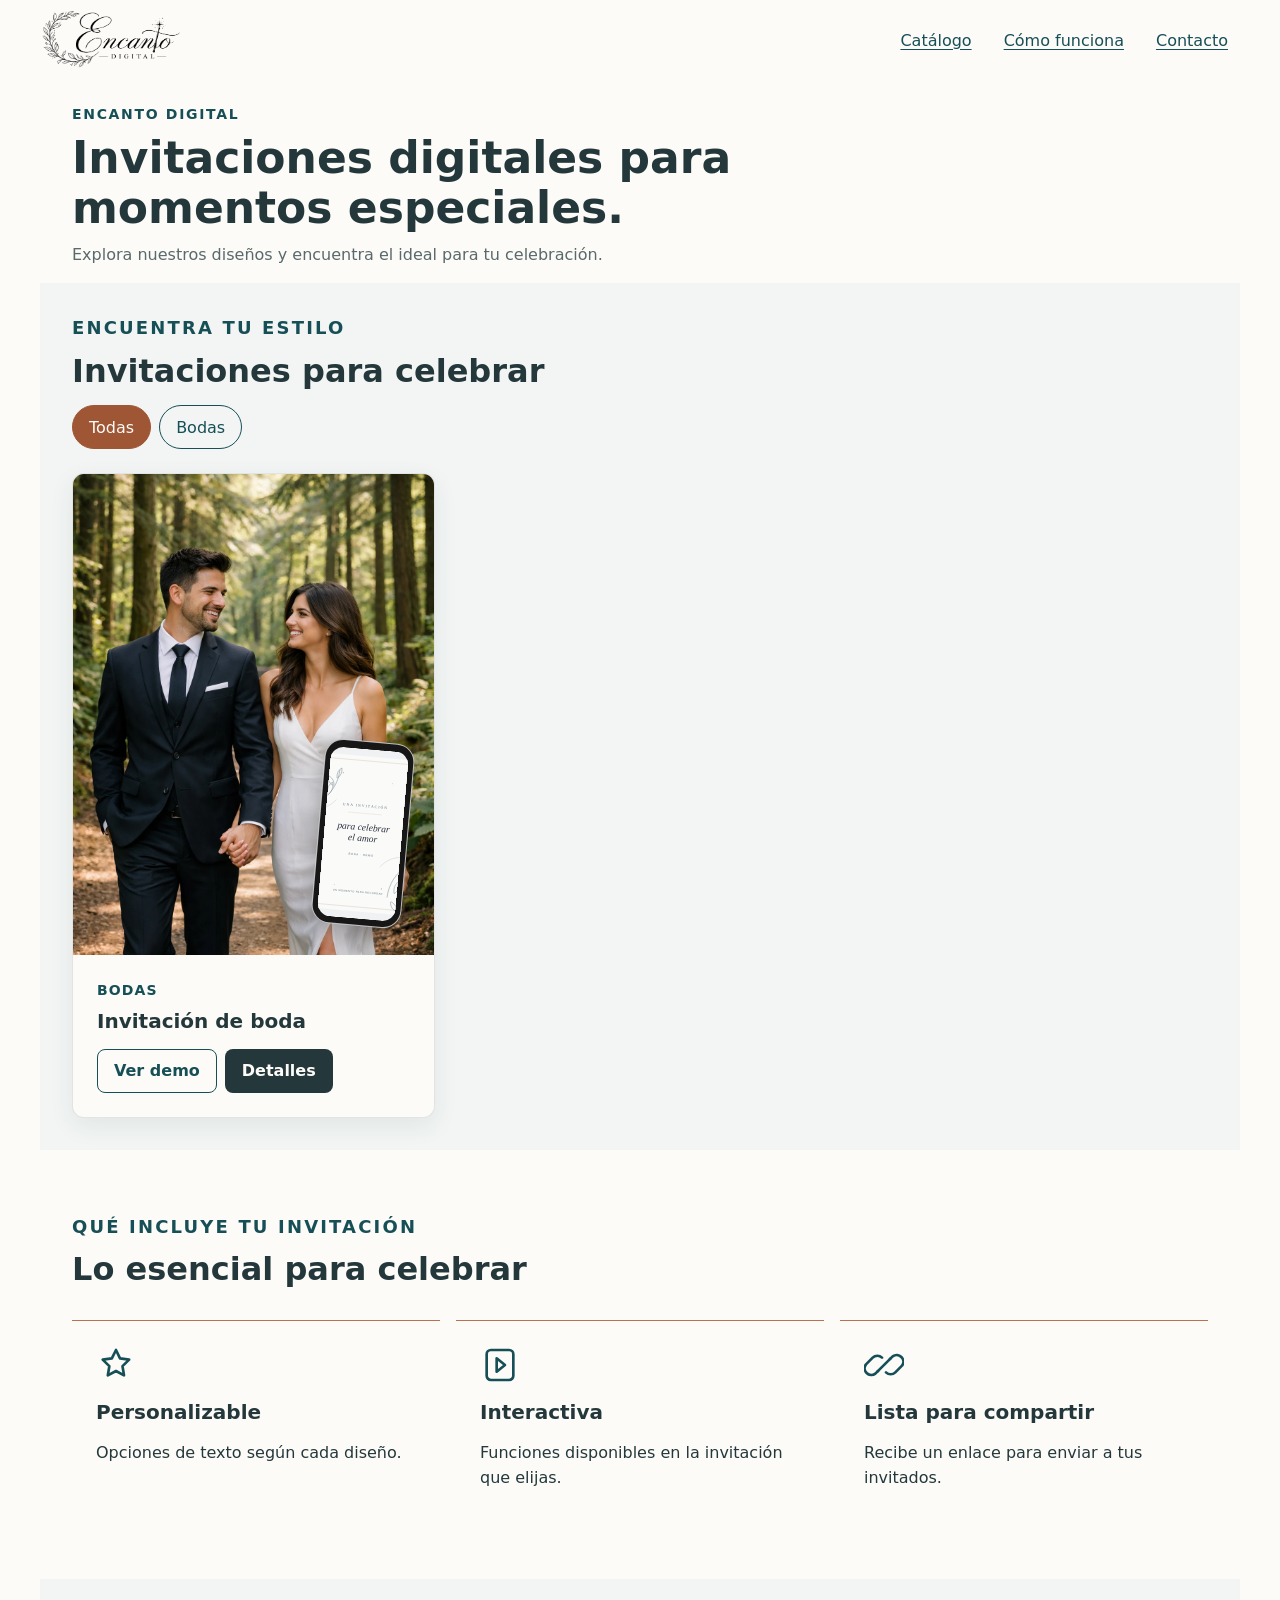
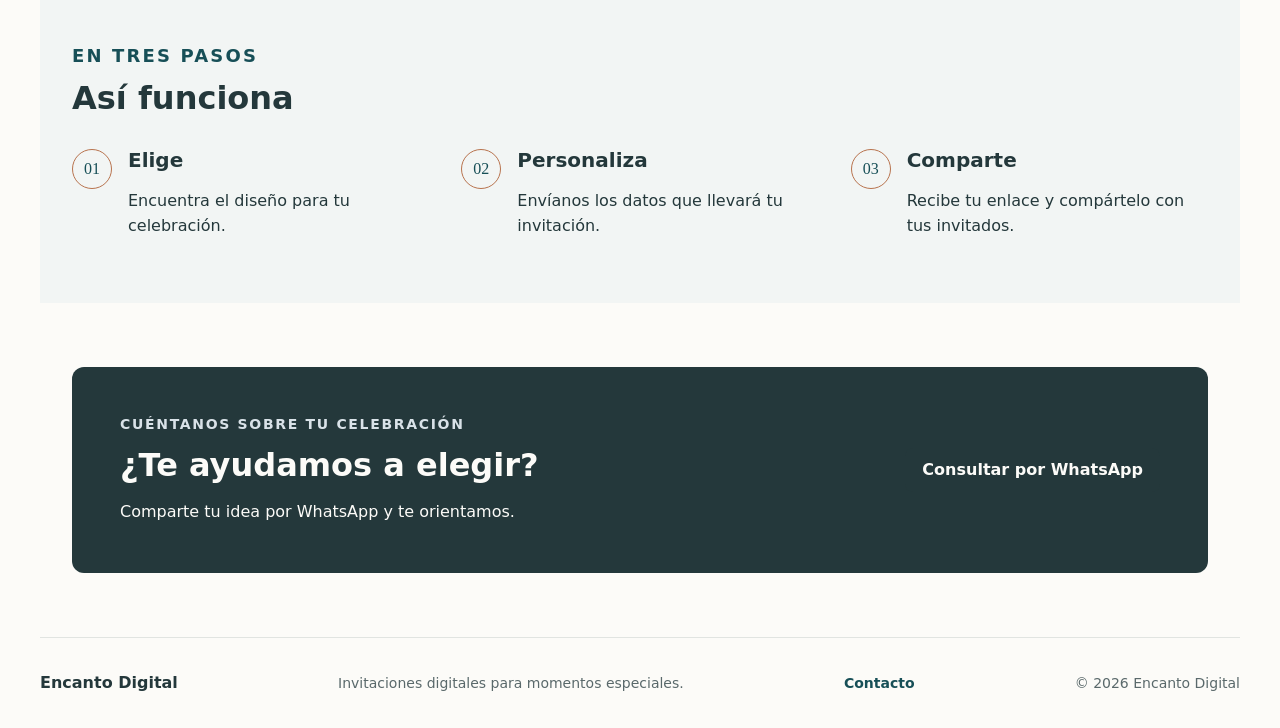
<file: index.html>
<!doctype html>
<html lang="es">
  <head>
    <meta charset="utf-8">
    <meta name="viewport" content="width=device-width, initial-scale=1">
    <meta name="description" content="Encanto Digital: invitaciones digitales para celebrar momentos especiales.">
    <meta name="theme-color" content="#FCFBF8">
    <link rel="icon" type="image/png" href="assets/logo/logoEncantoDigital.png">
    <meta property="og:type" content="website">
    <meta property="og:locale" content="es_EC">
    <meta property="og:title" content="Encanto Digital | Invitaciones digitales">
    <meta property="og:description" content="Invitaciones digitales para celebrar momentos especiales.">
    <meta name="robots" content="index,follow">
    <title>Encanto Digital | Invitaciones digitales</title>
    <link rel="stylesheet" href="css/variables.css">
    <link rel="stylesheet" href="css/styles.css">
    <link rel="stylesheet" href="css/responsive.css">
    <script src="js/catalogo.js" defer></script>
    <script src="js/app.js" defer></script>
  </head>
  <body>
    <a class="skip-link" href="#contenido">Saltar al contenido</a>
    <header class="site-header container">
      <a class="brand" href="./" aria-label="Encanto Digital, inicio">
        <img src="assets/logo/logoEncantoDigital.png" alt="Encanto Digital" width="1672" height="941">
      </a>
      <button class="menu-toggle" type="button" aria-expanded="false" aria-controls="site-navigation" hidden>
        <span class="menu-toggle__label">Menú</span>
        <span class="menu-toggle__icon" aria-hidden="true"></span>
      </button>
      <nav id="site-navigation" class="site-navigation" aria-label="Navegación principal">
        <a href="#catalogo">Catálogo</a>
        <a href="#como-funciona">Cómo funciona</a>
        <a href="#contacto">Contacto</a>
      </nav>
    </header>

    <main id="contenido">
      <section class="hero container" aria-labelledby="titulo-principal">
        <div class="hero__copy">
          <p class="eyebrow">ENCANTO DIGITAL</p>
          <h1 id="titulo-principal">Invitaciones digitales para momentos especiales.</h1>
          <p class="hero__description">Explora nuestros dise&#241;os y encuentra el ideal para tu celebraci&#243;n.</p>
        </div>
      </section>

      <section id="catalogo" class="section section--surface" aria-labelledby="titulo-catalogo">
        <div class="container">
          <div class="section-heading">
            <p class="eyebrow">ENCUENTRA TU ESTILO</p>
            <h2 id="titulo-catalogo">Invitaciones para celebrar</h2>
          </div>
          <div id="catalog-filters" class="catalog-filters" aria-label="Filtrar por categoría"></div>
          <div id="catalog-grid" class="card-grid" aria-live="polite" aria-busy="true">
            <article class="card card--skeleton" aria-hidden="true">
              <div class="card__media"></div>
              <div class="card__content">
                <span class="card-skeleton__category"></span>
                <span class="card-skeleton__title"></span>
                <div class="card__actions">
                  <span class="card-skeleton__action"></span>
                  <span class="card-skeleton__action"></span>
                </div>
              </div>
            </article>
          </div>
          <p id="catalog-empty" class="empty-state" role="status" hidden></p>
        </div>
      </section>

      <section id="beneficios" class="section container" aria-labelledby="titulo-beneficios">
        <div class="section-heading">
          <p class="eyebrow">QU&Eacute; INCLUYE TU INVITACI&Oacute;N</p>
          <h2 id="titulo-beneficios">Lo esencial para celebrar</h2>
        </div>
        <div class="benefit-grid">
          <article class="benefit-card">
            <span class="benefit-card__icon" aria-hidden="true">
              <svg viewBox="0 0 24 24" focusable="false"><path d="M12 3 14.4 8l5.5.8-4 3.9.9 5.5-4.8-2.6-4.9 2.6.9-5.5-4-3.9 5.5-.8L12 3Z"/></svg>
            </span>
            <h3>Personalizable</h3>
            <p>Opciones de texto seg&uacute;n cada dise&ntilde;o.</p>
          </article>
          <article class="benefit-card">
            <span class="benefit-card__icon" aria-hidden="true">
              <svg viewBox="0 0 24 24" focusable="false"><path d="M4 5.5A2.5 2.5 0 0 1 6.5 3h11A2.5 2.5 0 0 1 20 5.5v13a2.5 2.5 0 0 1-2.5 2.5h-11A2.5 2.5 0 0 1 4 18.5v-13Z"/><path d="m10 8 5 4-5 4V8Z"/></svg>
            </span>
            <h3>Interactiva</h3>
            <p>Funciones disponibles en la invitaci&oacute;n que elijas.</p>
          </article>
          <article class="benefit-card">
            <span class="benefit-card__icon" aria-hidden="true">
              <svg viewBox="0 0 24 24" focusable="false"><path d="M8.5 15.5 6.8 17.2a4 4 0 0 1-5.6-5.6l4-4a4 4 0 0 1 5.6 0"/><path d="m15.5 8.5 1.7-1.7a4 4 0 0 1 5.6 5.6l-4 4a4 4 0 0 1-5.6 0"/><path d="m8 16 8-8"/></svg>
            </span>
            <h3>Lista para compartir</h3>
            <p>Recibe un enlace para enviar a tus invitados.</p>
          </article>
        </div>
      </section>

      <section id="como-funciona" class="section section--surface" aria-labelledby="titulo-proceso">
        <div class="container">
          <div class="section-heading">
            <p class="eyebrow">EN TRES PASOS</p>
            <h2 id="titulo-proceso">As&#x00ed; funciona</h2>
          </div>
          <ol class="steps-list">
            <li><span class="step-number">01</span><div><h3>Elige</h3><p>Encuentra el dise&ntilde;o para tu celebraci&oacute;n.</p></div></li>
            <li><span class="step-number">02</span><div><h3>Personaliza</h3><p>Env&iacute;anos los datos que llevar&aacute; tu invitaci&oacute;n.</p></div></li>
            <li><span class="step-number">03</span><div><h3>Comparte</h3><p>Recibe tu enlace y comp&aacute;rtelo con tus invitados.</p></div></li>
          </ol>
        </div>
      </section>

      <section id="contacto" class="contact-section container" aria-labelledby="titulo-contacto">
        <div class="contact-panel">
          <div>
            <p class="eyebrow">CU&Eacute;NTANOS SOBRE TU CELEBRACI&Oacute;N</p>
            <h2 id="titulo-contacto">&iquest;Te ayudamos a elegir?</h2>
            <p>Comparte tu idea por WhatsApp y te orientamos.</p>
          </div>
          <button id="contact-button" class="button button--light" type="button" disabled>
            Consultar por WhatsApp
          </button>
        </div>
      </section>
    </main>

    <a id="whatsapp-float" class="whatsapp-float" href="#" target="_blank" rel="noopener noreferrer" aria-label="Consultar por WhatsApp" hidden>
      <svg viewBox="0 0 32 32" focusable="false" aria-hidden="true"><path d="M16 4a11.5 11.5 0 0 0-9.9 17.4L4.5 27l5.8-1.5A11.5 11.5 0 1 0 16 4Z"/><path d="M11.2 9.8c-.3-.5-.6-.5-.9-.5h-.8c-.3 0-.7.1-1 .5-.4.4-1.3 1.3-1.3 3.1s1.3 3.6 1.5 3.8c.2.3 2.5 4.1 6.2 5.6 3.1 1.2 3.7 1 4.4.9.7-.1 2.2-.9 2.5-1.8.3-.9.3-1.6.2-1.8-.1-.2-.4-.3-.8-.5l-2.4-1.2c-.3-.1-.6-.2-.8.2-.2.3-.9 1.2-1.1 1.4-.2.2-.4.3-.8.1-.4-.2-1.6-.6-3-1.9-1.1-1-1.9-2.2-2.1-2.6-.2-.4 0-.6.2-.8l.6-.7c.2-.2.3-.4.4-.6.1-.2 0-.5 0-.7l-1-2.4Z"/></svg>
    </a>

    <footer class="site-footer container">
      <a class="footer-brand" href="./">Encanto Digital</a>
      <p>Invitaciones digitales para momentos especiales.</p>
      <a class="footer-contact" href="#contacto">Contacto</a>
      <small>© <span id="current-year"></span> Encanto Digital</small>
    </footer>
  </body>
</html>
</file>
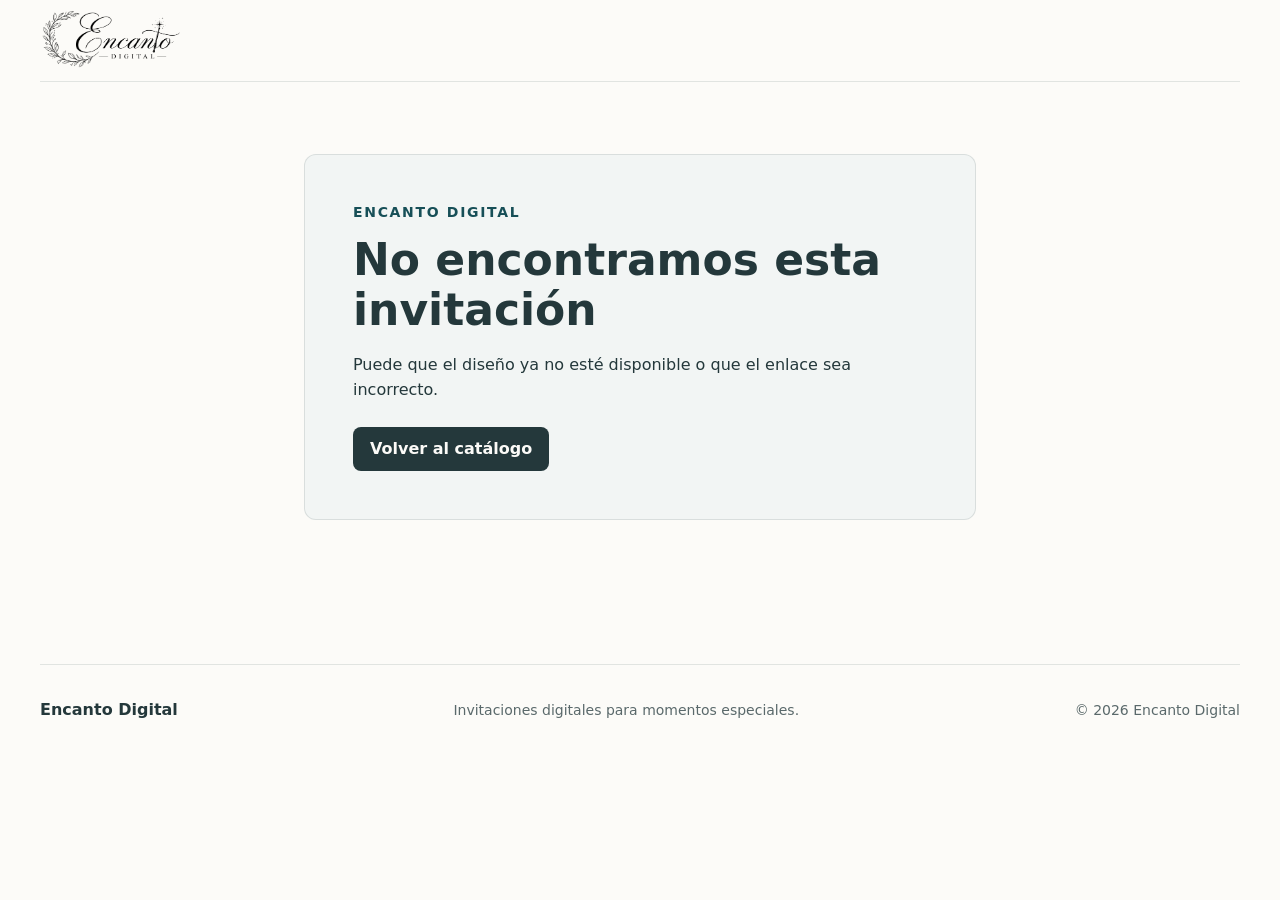
<file: invitacion/index.html>
<!doctype html>
<html lang="es">
  <head>
    <meta charset="utf-8">
    <meta name="viewport" content="width=device-width, initial-scale=1">
    <meta name="description" content="Conoce los detalles, opciones y condiciones de esta invitaci&#x00f3;n digital de Encanto Digital.">
    <meta name="theme-color" content="#FCFBF8">
    <link rel="icon" type="image/png" href="../assets/logo/logoEncantoDigital.png">
    <meta name="robots" content="index,follow">
    <title>Detalles de la invitaci&#x00f3;n | Encanto Digital</title>
    <link rel="stylesheet" href="../css/variables.css">
    <link rel="stylesheet" href="../css/styles.css">
    <link rel="stylesheet" href="../css/details.css">
    <link rel="stylesheet" href="../css/responsive.css">
    <script src="../js/catalogo.js" defer></script>
    <script src="details.js" defer></script>
  </head>
  <body>
    <a class="skip-link" href="#contenido">Saltar al contenido</a>
    <header class="site-header detail-header container">
      <a class="brand" href="../" aria-label="Encanto Digital, inicio">
        <img src="../assets/logo/logoEncantoDigital.png" alt="Encanto Digital" width="1672" height="941">
      </a>
    </header>

    <main id="contenido" class="detail-page container" aria-busy="true">
      <p id="detail-status" class="detail-status" role="status">Cargando invitaci&#x00f3;n...</p>

      <section id="detail-error" class="detail-error" aria-labelledby="detail-error-title" hidden>
        <p class="eyebrow">ENCANTO DIGITAL</p>
        <h1 id="detail-error-title">No encontramos esta invitaci&#x00f3;n</h1>
        <p>Puede que el dise&#x00f1;o ya no est&#x00e9; disponible o que el enlace sea incorrecto.</p>
        <a class="button" href="../#catalogo">Volver al cat&#x00e1;logo</a>
      </section>

      <article id="invitation-detail" class="invitation-detail" hidden>
        <a class="detail-back" href="../#catalogo"><span aria-hidden="true">&#8592;</span> Volver al cat&#x00e1;logo</a>

        <section class="detail-hero" aria-labelledby="detail-title">
          <div id="detail-visual" class="detail-visual"></div>
          <div class="detail-hero__content">
            <p id="detail-category" class="eyebrow"></p>
            <h1 id="detail-title"></h1>
            <p id="detail-description" class="detail-description"></p>
            <div id="detail-demo-action" class="detail-demo-action"></div>
          </div>
        </section>

        <section id="detail-personalization" class="detail-section" aria-labelledby="personalization-title" hidden>
          <p class="eyebrow">A TU ESTILO</p>
          <h2 id="personalization-title">Personal&#x00ed;zala</h2>
          <ul id="personalization-options" class="detail-chips"></ul>
        </section>

        <section id="detail-features" class="detail-section" aria-labelledby="features-title" hidden>
          <p class="eyebrow">FUNCIONES DEL DISE&#x00d1;O</p>
          <h2 id="features-title">Una invitaci&#x00f3;n interactiva</h2>
          <ul id="feature-list" class="detail-feature-list"></ul>
        </section>

        <section class="detail-section detail-information" aria-labelledby="information-title">
          <p class="eyebrow">INFORMACI&#x00d3;N CLARA</p>
          <h2 id="information-title">Todo lo que necesitas saber</h2>
          <div id="detail-accordions" class="detail-accordions"></div>
        </section>

        <section class="detail-contact" aria-labelledby="detail-contact-title">
          <div>
            <p class="eyebrow">TU CELEBRACI&#x00d3;N EMPIEZA AQU&#x00cd;</p>
            <h2 id="detail-contact-title">&#x00bf;Te gusta este dise&#x00f1;o?</h2>
            <p>Escr&#x00ed;benos y cu&#x00e9;ntanos qu&#x00e9; necesitas para tu evento.</p>
          </div>
          <div id="detail-contact-action"></div>
        </section>
      </article>
    </main>

    <footer class="site-footer container detail-footer">
      <a class="footer-brand" href="../">Encanto Digital</a>
      <p>Invitaciones digitales para momentos especiales.</p>
      <small>&copy; <span id="current-year"></span> Encanto Digital</small>
    </footer>
  </body>
</html>
</file>
<file: css/variables.css>
:root {
  color-scheme: light;
  --color-background: #FCFBF8;
  --color-surface: #F2F5F4;
  --color-text: #24383B;
  --color-muted: #5A696B;
  --color-accent: #174F57;
  --color-detail: #B8734E;
  --color-detail-strong: #9F5634;
  --color-detail-soft: #E5C9BA;
  --color-border: rgb(36 56 59 / 12%);
  --color-accent-hover: #103D44;

  --font-body: system-ui, -apple-system, BlinkMacSystemFont, "Segoe UI", sans-serif;
  --font-size-small: 0.875rem;
  --font-size-body: 1rem;
  --font-size-lead: 1.125rem;
  --font-size-h3: 1.25rem;
  --font-size-h2: clamp(1.5rem, 1.2rem + 1vw, 2rem);
  --font-size-h1: clamp(1.85rem, 1.45rem + 2vw, 2.75rem);
  --line-height-body: 1.6;
  --line-height-heading: 1.15;

  --space-1: 0.25rem;
  --space-2: 0.5rem;
  --space-3: 0.75rem;
  --space-4: 1rem;
  --space-6: 1.5rem;
  --space-8: 2rem;
  --space-12: 3rem;
  --space-16: 4rem;

  --content-width: 75rem;
  --content-gutter: 1.25rem;
  --radius-control: 0.5rem;
  --radius-card: 0.75rem;
  --border-subtle: 1px solid var(--color-border);
  --shadow-card: 0 0.5rem 1.5rem rgb(36 56 59 / 8%);
  --shadow-card-hover: 0 0.8rem 2rem rgb(36 56 59 / 12%);
  --transition-fast: 160ms ease;
  --focus-ring: 0 0 0 3px var(--color-background), 0 0 0 5px var(--color-accent);
}
</file>
<file: css/styles.css>
* {
  box-sizing: border-box;
}

[hidden] {
  display: none !important;
}

html {
  scroll-behavior: smooth;
}

body {
  margin: 0;
  background: var(--color-background);
  color: var(--color-text);
  font-family: var(--font-body);
  font-size: var(--font-size-body);
  line-height: var(--line-height-body);
}

img {
  max-width: 100%;
}

h1,
h2,
h3 {
  margin: 0 0 var(--space-4);
  font-weight: 650;
  line-height: var(--line-height-heading);
}

h1 {
  font-size: var(--font-size-h1);
}

h2 {
  font-size: var(--font-size-h2);
}

h3 {
  font-size: var(--font-size-h3);
}

p {
  margin: 0 0 var(--space-4);
}

a {
  color: var(--color-accent);
  text-underline-offset: 0.18em;
}

.skip-link {
  position: absolute;
  top: 0.5rem;
  left: 0.5rem;
  z-index: 1;
  padding: var(--space-2) var(--space-3);
  transform: translateY(-160%);
  background: var(--color-text);
  color: var(--color-background);
}

.skip-link:focus {
  transform: translateY(0);
  box-shadow: var(--focus-ring);
}

.site-header,
.site-footer,
main,
.container {
  width: min(var(--content-width), calc(100% - var(--content-gutter) - var(--content-gutter)));
  margin-inline: auto;
}

.site-header {
  position: relative;
  display: flex;
  min-height: 4.5rem;
  align-items: center;
  justify-content: space-between;
  gap: var(--space-4);
}

.brand {
  display: inline-block;
  flex: 0 1 9rem;
  color: inherit;
  text-decoration: none;
}

.brand img {
  display: block;
  width: 100%;
  height: auto;
}

.site-header nav a {
  display: inline-block;
  padding: var(--space-2) var(--space-3);
}

.site-navigation {
  display: flex;
  align-items: center;
  gap: var(--space-2);
}

.menu-toggle {
  display: inline-flex;
  align-items: center;
  gap: var(--space-2);
}

.menu-toggle__icon,
.menu-toggle__icon::before,
.menu-toggle__icon::after {
  width: 1.15rem;
  height: 2px;
  border-radius: 2px;
  background: currentColor;
}

.menu-toggle__icon {
  position: relative;
}

.menu-toggle__icon::before,
.menu-toggle__icon::after {
  position: absolute;
  left: 0;
  content: "";
}

.menu-toggle__icon::before {
  top: -0.35rem;
}

.menu-toggle__icon::after {
  top: 0.35rem;
}

.menu-toggle[aria-expanded="true"] .menu-toggle__icon {
  background: transparent;
}

.menu-toggle[aria-expanded="true"] .menu-toggle__icon::before {
  top: 0;
  transform: rotate(45deg);
}

.menu-toggle[aria-expanded="true"] .menu-toggle__icon::after {
  top: 0;
  transform: rotate(-45deg);
}

.hero {
  display: block;
  min-height: 0;
  padding-block: var(--space-6) var(--space-4);
}

.hero__copy {
  max-width: 48rem;
}

.hero h1 {
  max-width: 24ch;
  margin-bottom: var(--space-2);
}

.hero .eyebrow {
  margin-bottom: var(--space-2);
}

.eyebrow {
  margin-bottom: var(--space-3);
  color: var(--color-accent);
  font-size: var(--font-size-small);
  font-weight: 700;
  letter-spacing: 0.12em;
  line-height: 1.4;
}

.hero__description {
  max-width: 44rem;
  margin-bottom: 0;
  color: var(--color-muted);
  font-size: var(--font-size-body);
}

#catalogo {
  padding-block: var(--space-8);
}

#catalogo .section-heading {
  margin-bottom: var(--space-4);
}

#catalogo .section-heading h2 {
  margin-bottom: 0;
}

.section {
  padding-block: var(--space-16);
}

.section--surface {
  background: var(--color-surface);
}

.section--surface > .container,
.contact-section {
  width: 100%;
  max-width: none;
  padding-inline: max(var(--content-gutter), calc((100% - var(--content-width)) / 2));
}

.section-heading {
  max-width: 44rem;
  margin-bottom: var(--space-8);
}

.section-heading h2,
.contact-panel h2 {
  max-width: 22ch;
}

.section-heading > p:last-child {
  max-width: 42rem;
  margin-bottom: 0;
  font-size: var(--font-size-lead);
}

.catalog-filters {
  display: flex;
  flex-wrap: wrap;
  gap: var(--space-2);
  margin-bottom: var(--space-6);
}

.catalog-filters:empty {
  min-height: 2.75rem;
}

.filter-button {
  min-height: 2.75rem;
  padding: var(--space-2) var(--space-4);
  border: 1px solid var(--color-accent);
  border-radius: 999px;
  background: transparent;
  color: var(--color-accent);
  font: inherit;
  cursor: pointer;
}

.filter-button[aria-pressed="true"] {
  border-color: var(--color-detail-strong);
  background: var(--color-detail-strong);
  color: var(--color-background);
}

.empty-state {
  max-width: 44rem;
  margin: 0;
  padding: var(--space-8);
  border: var(--border-subtle);
  border-radius: var(--radius-card);
  background: var(--color-background);
  color: var(--color-text);
}

.benefit-grid {
  display: grid;
  grid-template-columns: repeat(4, minmax(0, 1fr));
  gap: var(--space-4);
}

.benefit-card {
  padding: var(--space-6);
  border-top: 1px solid var(--color-detail);
}

.benefit-card__icon {
  display: grid;
  width: 2.5rem;
  aspect-ratio: 1;
  place-items: center;
  margin-bottom: var(--space-4);
  color: var(--color-accent);
}

.benefit-card__icon svg {
  width: 100%;
  height: 100%;
  fill: none;
  stroke: currentColor;
  stroke-linecap: round;
  stroke-linejoin: round;
  stroke-width: 1.6;
}

.benefit-card p,
.steps-list p {
  margin-bottom: 0;
}

.steps-list {
  display: grid;
  grid-template-columns: repeat(3, minmax(0, 1fr));
  gap: var(--space-8);
  margin: 0;
  padding: 0;
  list-style: none;
}

.steps-list li {
  display: flex;
  align-items: flex-start;
  gap: var(--space-4);
}

.step-number {
  display: grid;
  width: 2.5rem;
  flex: 0 0 2.5rem;
  aspect-ratio: 1;
  place-items: center;
  border: 1px solid var(--color-detail);
  border-radius: 50%;
  color: var(--color-accent);
  font-family: Georgia, serif;
}

.contact-section {
  padding-block: var(--space-16);
}

.contact-panel {
  display: flex;
  align-items: center;
  justify-content: space-between;
  gap: var(--space-8);
  max-width: var(--content-width);
  margin-inline: auto;
  padding: clamp(var(--space-6), 6vw, var(--space-12));
  border-radius: var(--radius-card);
  background: var(--color-text);
  color: var(--color-background);
}

.contact-panel .eyebrow {
  color: #D9E2E8;
}

.contact-panel h2 {
  font-size: var(--font-size-h2);
}

.contact-panel p:last-child {
  max-width: 38rem;
  margin-bottom: 0;
}

.button--light {
  flex: 0 0 auto;
  background: var(--color-background);
  color: var(--color-text);
}

.button--light:hover {
  background: var(--color-surface);
  color: var(--color-text);
}

.button:disabled,
button:disabled {
  cursor: not-allowed;
  opacity: 0.78;
}

.button--light:disabled {
  background: var(--color-background);
  color: var(--color-text);
  opacity: 1;
}

.card__actions {
  display: flex;
  flex-wrap: wrap;
  align-items: center;
  gap: var(--space-2);
  margin-top: var(--space-4);
}

.button--card {
  min-height: 2.75rem;
  font-size: var(--font-size-small);
}

.button--unavailable {
  cursor: not-allowed;
  opacity: 0.7;
  text-decoration: none;
}

.site-footer {
  display: flex;
  flex-wrap: wrap;
  align-items: center;
  justify-content: space-between;
  gap: var(--space-2) var(--space-6);
  padding-block: var(--space-8);
  border-top: var(--border-subtle);
}

.footer-brand {
  color: var(--color-text);
  font-weight: 700;
  text-decoration: none;
}

.site-footer p {
  margin: 0;
  color: var(--color-muted);
  font-size: var(--font-size-small);
}

.site-footer small {
  color: var(--color-muted);
  font-size: var(--font-size-small);
}

.footer-contact {
  color: var(--color-accent);
  font-size: var(--font-size-small);
  font-weight: 650;
  text-decoration: none;
}

.whatsapp-float {
  position: fixed;
  z-index: 5;
  right: var(--space-4);
  bottom: max(var(--space-4), env(safe-area-inset-bottom));
  display: grid;
  width: 3.5rem;
  aspect-ratio: 1;
  place-items: center;
  border-radius: 50%;
  background: var(--color-accent);
  color: var(--color-background);
  box-shadow: var(--shadow-card-hover);
  text-decoration: none;
  transition: background-color var(--transition-fast), transform var(--transition-fast);
}

.whatsapp-float svg {
  width: 1.65rem;
  height: 1.65rem;
  fill: none;
  stroke: currentColor;
  stroke-linecap: round;
  stroke-linejoin: round;
  stroke-width: 1.5;
}

.whatsapp-float:hover {
  transform: translateY(-0.15rem);
  background: var(--color-accent-hover);
}

.whatsapp-float:focus-visible {
  box-shadow: var(--focus-ring), var(--shadow-card-hover);
}

main > section {
  padding-block: var(--space-12);
}

.intro {
  max-width: 42rem;
}

.intro > p,
.section-heading > p {
  font-size: var(--font-size-lead);
}

.button,
button {
  display: inline-block;
  min-height: 2.75rem;
  padding: var(--space-2) var(--space-4);
  border: 1px solid transparent;
  border-radius: var(--radius-control);
  background: var(--color-text);
  color: var(--color-background);
  font: inherit;
  font-weight: 600;
  text-decoration: none;
  cursor: pointer;
  transition: background-color var(--transition-fast), color var(--transition-fast), border-color var(--transition-fast);
}

.button:hover,
button:hover {
  background: var(--color-accent-hover);
}

.button--secondary {
  border-color: var(--color-accent);
  background: transparent;
  color: var(--color-accent);
}

.button--secondary:hover {
  background: var(--color-accent);
  color: var(--color-background);
}

:where(a, button, input, select, textarea, [tabindex]):focus-visible {
  outline: none;
  box-shadow: var(--focus-ring);
}

.card-grid {
  display: grid;
  grid-template-columns: minmax(0, 1fr);
  gap: var(--space-6);
}

.card {
  overflow: hidden;
  border: var(--border-subtle);
  border-radius: var(--radius-card);
  background: var(--color-background);
  box-shadow: var(--shadow-card);
  transition: box-shadow var(--transition-fast), transform var(--transition-fast);
}

.card__media {
  position: relative;
  overflow: hidden;
  aspect-ratio: 3 / 4;
  background: var(--color-surface);
}

.card__media picture {
  display: block;
  width: 100%;
  height: 100%;
}

.card__image {
  display: block;
  width: 100%;
  height: 100%;
  object-fit: cover;
  transition: transform var(--transition-fast);
}

.card__image.is-unavailable {
  display: none;
}

.card__phone {
  position: absolute;
  right: 7%;
  bottom: 6%;
  width: 25%;
  aspect-ratio: 9 / 18.5;
  padding: 0.42rem 0.3rem;
  overflow: hidden;
  border: 1px solid rgb(255 255 255 / 72%);
  border-radius: 1.15rem;
  background: #171717;
  box-shadow: 0 0.7rem 1.8rem rgb(20 18 16 / 38%);
  transform: rotate(5deg);
}

.card__phone::before {
  position: absolute;
  z-index: 1;
  top: 0.24rem;
  left: 50%;
  width: 28%;
  height: 0.22rem;
  border-radius: 999px;
  background: #171717;
  content: "";
  transform: translateX(-50%);
}

.card__phone-screen {
  display: block;
  width: 100%;
  height: 100%;
  border-radius: 0.82rem;
  object-fit: cover;
}

.card__content {
  padding: var(--space-6);
}

.card--skeleton {
  pointer-events: none;
}

.card-skeleton__category,
.card-skeleton__title,
.card-skeleton__action {
  display: block;
  border-radius: var(--radius-control);
  background: var(--color-surface);
}

.card-skeleton__category {
  width: 4rem;
  height: 1.4rem;
  margin-bottom: var(--space-2);
}

.card-skeleton__title {
  width: min(75%, 13rem);
  height: 1.45rem;
}

.card-skeleton__action {
  width: 5.5rem;
  height: 2.75rem;
}

.card-skeleton__action:last-child {
  width: 5rem;
}

.card__meta {
  margin-bottom: var(--space-2);
  color: var(--color-accent);
  font-size: var(--font-size-small);
  font-weight: 700;
  letter-spacing: 0.08em;
  text-transform: uppercase;
}

.invitation-card h3 {
  margin-bottom: 0;
}

@media (hover: hover) and (pointer: fine) {
  .card:hover {
    transform: translateY(-0.2rem);
    box-shadow: var(--shadow-card-hover);
  }

  .card:hover .card__image:not(.is-unavailable) {
    transform: scale(1.025);
  }
}
</file>
<file: css/responsive.css>
.benefit-grid,
.steps-list {
  grid-template-columns: minmax(0, 1fr);
}

.contact-panel {
  align-items: flex-start;
  flex-direction: column;
}

@media (max-width: 40rem) {
  .whatsapp-float {
    right: var(--space-3);
    bottom: calc(var(--space-4) + env(safe-area-inset-bottom, 0px));
    width: 3rem;
  }

  .detail-page {
    padding-block: var(--space-4) var(--space-12);
  }

  .detail-hero {
    grid-template-columns: minmax(0, 1fr);
    gap: var(--space-6);
    padding-bottom: var(--space-8);
  }

  .detail-hero__content h1 {
    font-size: clamp(1.8rem, 1.4rem + 3vw, 2.5rem);
  }

  .detail-chips,
  .detail-feature-list {
    grid-template-columns: minmax(0, 1fr);
  }

  .detail-section {
    padding-block: var(--space-6);
  }

  .detail-contact {
    align-items: stretch;
    flex-direction: column;
    gap: var(--space-4);
    margin-top: var(--space-6);
  }

  .detail-contact__button {
    width: 100%;
    text-align: center;
  }

  .catalog-filters {
    flex-wrap: nowrap;
    overflow-x: auto;
    margin-inline: calc(var(--content-gutter) * -1);
    padding: 0 var(--content-gutter) var(--space-2);
    scrollbar-width: thin;
  }

  .site-navigation {
    position: absolute;
    z-index: 2;
    top: calc(100% - var(--space-2));
    right: 0;
    left: 0;
    display: flex;
    align-items: stretch;
    flex-direction: column;
    gap: 0;
    padding: var(--space-2);
    border: var(--border-subtle);
    border-radius: var(--radius-control);
    background: var(--color-background);
    box-shadow: var(--shadow-card);
  }

  .card-grid {
    gap: var(--space-3);
  }

  .card__content {
    padding: var(--space-3);
  }

  .card__actions {
    gap: var(--space-1);
  }

  .button--card {
    min-height: 2.75rem;
    padding-inline: var(--space-2);
    font-size: 0.75rem;
  }

  .site-navigation a {
    padding: var(--space-3);
  }

  .site-footer {
    align-items: flex-start;
    flex-direction: column;
  }
}

@media (min-width: 22.5rem) {
  .card-grid {
    grid-template-columns: repeat(2, minmax(0, 1fr));
  }
}

@media (min-width: 22.5rem) and (max-width: 40rem) {
  .card-grid:has(> .card:only-child) .card {
    grid-column: 1 / -1;
  }
}

@media (min-width: 40rem) {
  :root {
    --content-gutter: 2rem;
  }

  .card-grid,
  .benefit-grid,
  .steps-list {
    grid-template-columns: repeat(2, minmax(0, 1fr));
  }
}

@media (min-width: 64rem) {
  .card-grid,
  .steps-list {
    grid-template-columns: repeat(3, minmax(0, 1fr));
  }

  .benefit-grid {
    grid-template-columns: repeat(3, minmax(0, 1fr));
  }

  .contact-panel {
    align-items: center;
    flex-direction: row;
  }
}

@media (prefers-reduced-motion: reduce) {
  html {
    scroll-behavior: auto;
  }

  *,
  *::before,
  *::after {
    scroll-behavior: auto !important;
    animation-duration: 0.01ms !important;
    transition-duration: 0.01ms !important;
  }
}
</file>
<file: css/details.css>
.detail-header {
  border-bottom: var(--border-subtle);
}

.detail-back {
  display: inline-flex;
  min-height: 2.75rem;
  align-items: center;
  gap: var(--space-2);
  margin-bottom: var(--space-6);
  font-weight: 600;
  text-decoration: none;
}

.detail-page {
  min-height: 55vh;
  padding-block: var(--space-6) var(--space-16);
}

.detail-page[aria-busy="true"] {
  min-height: 100vh;
  min-height: 100svh;
}

.detail-status {
  padding-block: var(--space-8);
  color: var(--color-muted);
}

.detail-error {
  max-width: 42rem;
  margin: var(--space-12) auto;
  padding: clamp(var(--space-6), 5vw, var(--space-12));
  border: var(--border-subtle);
  border-radius: var(--radius-card);
  background: var(--color-surface);
}

.detail-error h1 {
  max-width: 18ch;
}

.detail-error p:not(.eyebrow) {
  max-width: 38rem;
  margin-bottom: var(--space-6);
}

.detail-hero {
  display: grid;
  align-items: center;
  grid-template-columns: minmax(0, 0.9fr) minmax(0, 1.1fr);
  gap: clamp(var(--space-6), 7vw, var(--space-16));
  padding-bottom: var(--space-12);
}

.detail-visual {
  overflow: hidden;
  aspect-ratio: 3 / 4;
  border: var(--border-subtle);
  border-radius: var(--radius-card);
  background: var(--color-surface);
  box-shadow: var(--shadow-card);
}

.detail-visual picture,
.detail-visual img {
  display: block;
  width: 100%;
  height: 100%;
}

.detail-visual img {
  object-fit: contain;
}

.detail-visual--empty {
  display: grid;
  place-items: center;
  padding: var(--space-6);
  color: var(--color-muted);
  text-align: center;
}

.detail-hero__content {
  max-width: 42rem;
}

.detail-hero__content h1 {
  max-width: 18ch;
  margin-bottom: var(--space-4);
}

.detail-description {
  max-width: 38rem;
  margin-bottom: var(--space-6);
  color: var(--color-muted);
  font-size: var(--font-size-lead);
}

.detail-demo-action .button {
  min-width: 13rem;
  text-align: center;
}

.detail-section {
  padding-block: var(--space-8);
  border-top: var(--border-subtle);
}

.detail-section h2,
.detail-contact h2 {
  margin-bottom: var(--space-6);
}

.detail-chips,
.detail-feature-list {
  display: grid;
  grid-template-columns: repeat(3, minmax(0, 1fr));
  gap: var(--space-3);
  margin: 0;
  padding: 0;
  list-style: none;
}

.detail-chip {
  display: flex;
  min-height: 3.25rem;
  align-items: center;
  gap: var(--space-3);
  padding: var(--space-3) var(--space-4);
  border: var(--border-subtle);
  border-radius: var(--radius-control);
  background: var(--color-background);
}

.detail-chip__icon,
.detail-feature__icon {
  display: grid;
  width: 1.75rem;
  flex: 0 0 1.75rem;
  aspect-ratio: 1;
  place-items: center;
  border-radius: 50%;
  background: var(--color-surface);
  color: var(--color-accent);
  font-weight: 700;
}

.detail-feature-list {
  grid-template-columns: repeat(2, minmax(0, 1fr));
}

.detail-feature {
  display: flex;
  min-height: 5rem;
  align-items: flex-start;
  gap: var(--space-3);
  padding: var(--space-4);
  border: var(--border-subtle);
  border-radius: var(--radius-control);
  background: var(--color-background);
}

.detail-feature__icon {
  background: var(--color-detail-soft);
}

.detail-feature strong,
.detail-feature span span {
  display: block;
}

.detail-feature strong {
  margin-bottom: var(--space-1);
}

.detail-feature span span {
  color: var(--color-muted);
  font-size: var(--font-size-small);
  line-height: 1.45;
}

.detail-information {
  max-width: 54rem;
}

.detail-accordions {
  border-top: var(--border-subtle);
}

.detail-accordion {
  border-bottom: var(--border-subtle);
}

.detail-accordion summary {
  display: flex;
  min-height: 3.75rem;
  align-items: center;
  justify-content: space-between;
  gap: var(--space-4);
  color: var(--color-text);
  font-weight: 650;
  cursor: pointer;
  list-style: none;
}

.detail-accordion summary::-webkit-details-marker {
  display: none;
}

.detail-accordion summary::after {
  color: var(--color-detail-strong);
  content: "+";
  font-size: 1.5rem;
  line-height: 1;
}

.detail-accordion[open] summary::after {
  content: "-";
}

.detail-accordion__content {
  max-width: 48rem;
  padding: 0 0 var(--space-4);
  color: var(--color-muted);
}

.detail-accordion__content p {
  margin-bottom: var(--space-3);
}

.detail-accordion__content p:last-child {
  margin-bottom: 0;
}

.detail-accordion__list {
  display: grid;
  gap: var(--space-2);
  margin: var(--space-3) 0 0;
  padding-left: 1.25rem;
}

.detail-contact {
  display: flex;
  align-items: center;
  justify-content: space-between;
  gap: var(--space-8);
  margin-top: var(--space-8);
  padding: clamp(var(--space-6), 6vw, var(--space-12));
  border-radius: var(--radius-card);
  background: var(--color-text);
  color: var(--color-background);
}

.detail-contact .eyebrow {
  color: #D9E2E8;
}

.detail-contact h2 {
  max-width: 22ch;
}

.detail-contact p:last-child {
  max-width: 36rem;
  margin-bottom: 0;
}

.detail-contact__button {
  flex: 0 0 auto;
  background: var(--color-background);
  color: var(--color-text);
}

.detail-contact__button:hover {
  background: var(--color-surface);
  color: var(--color-text);
}

.detail-footer {
  margin-top: var(--space-8);
}
</file>
